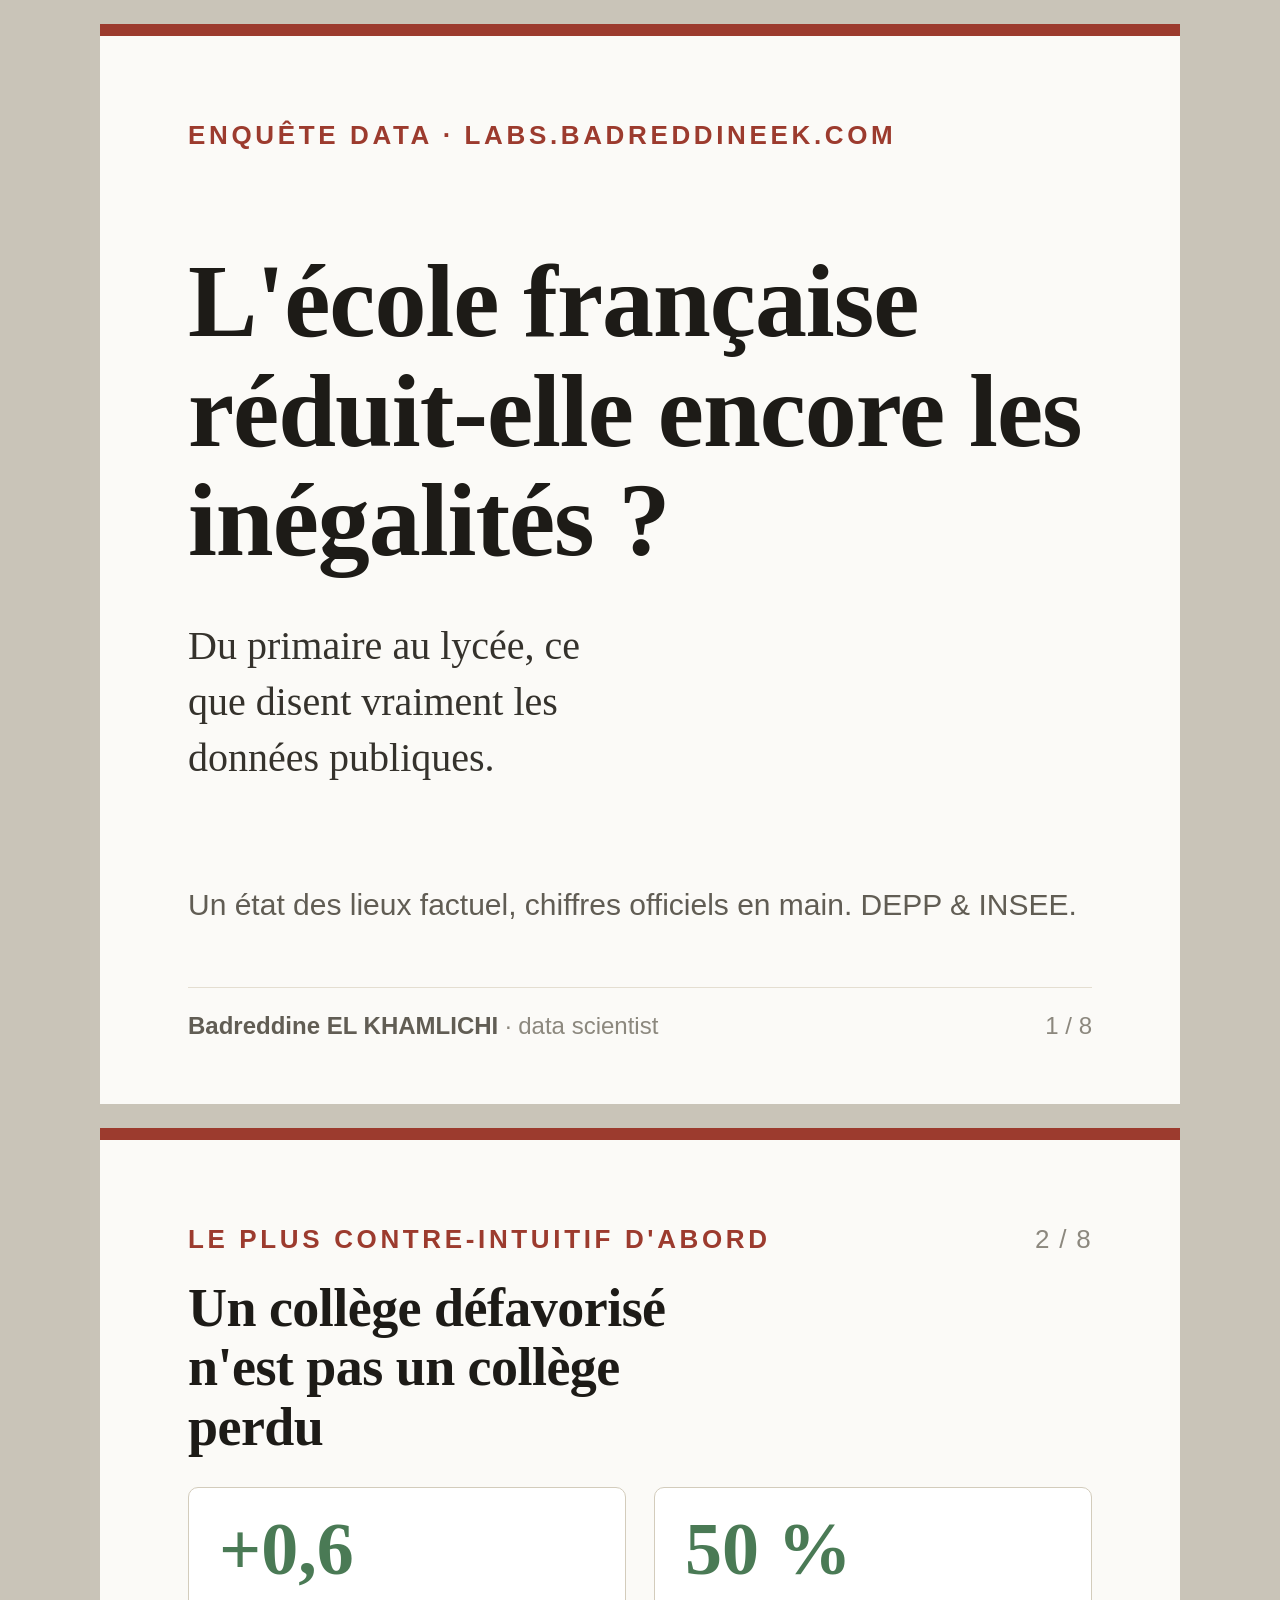
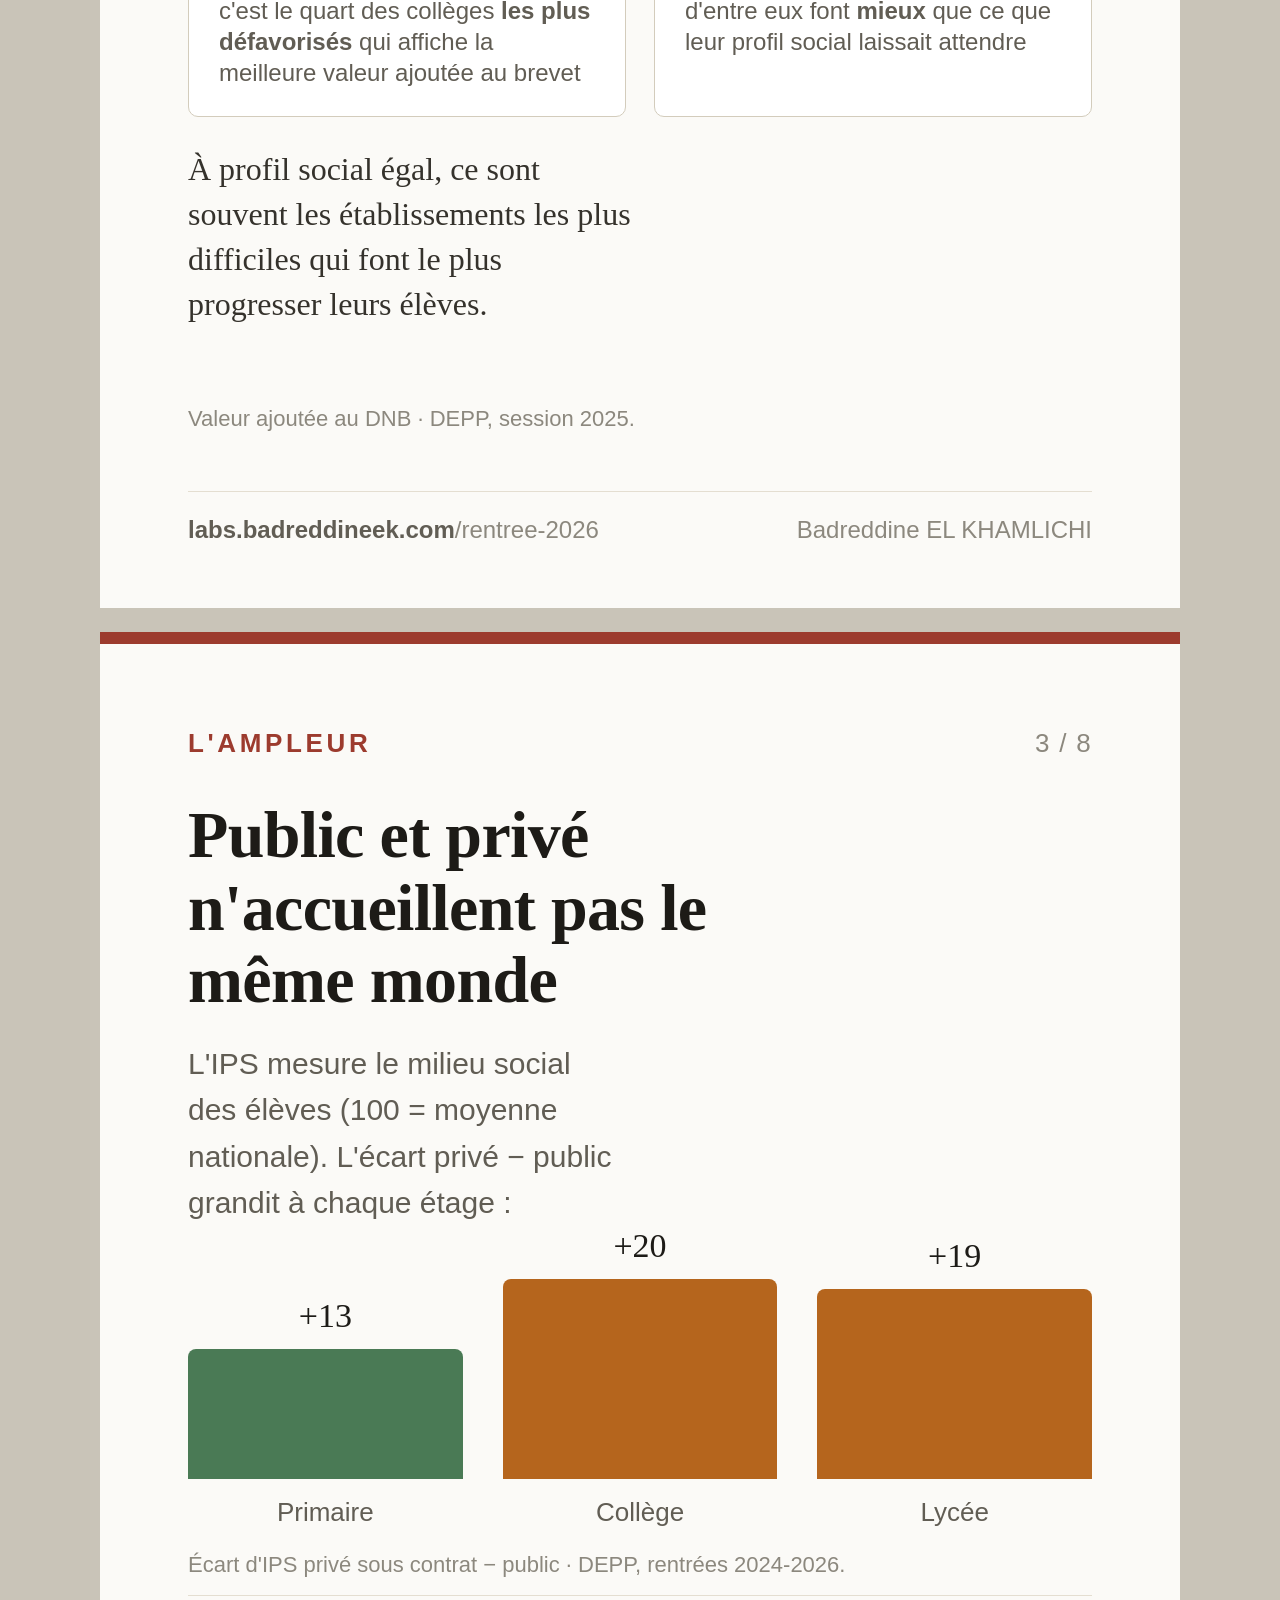
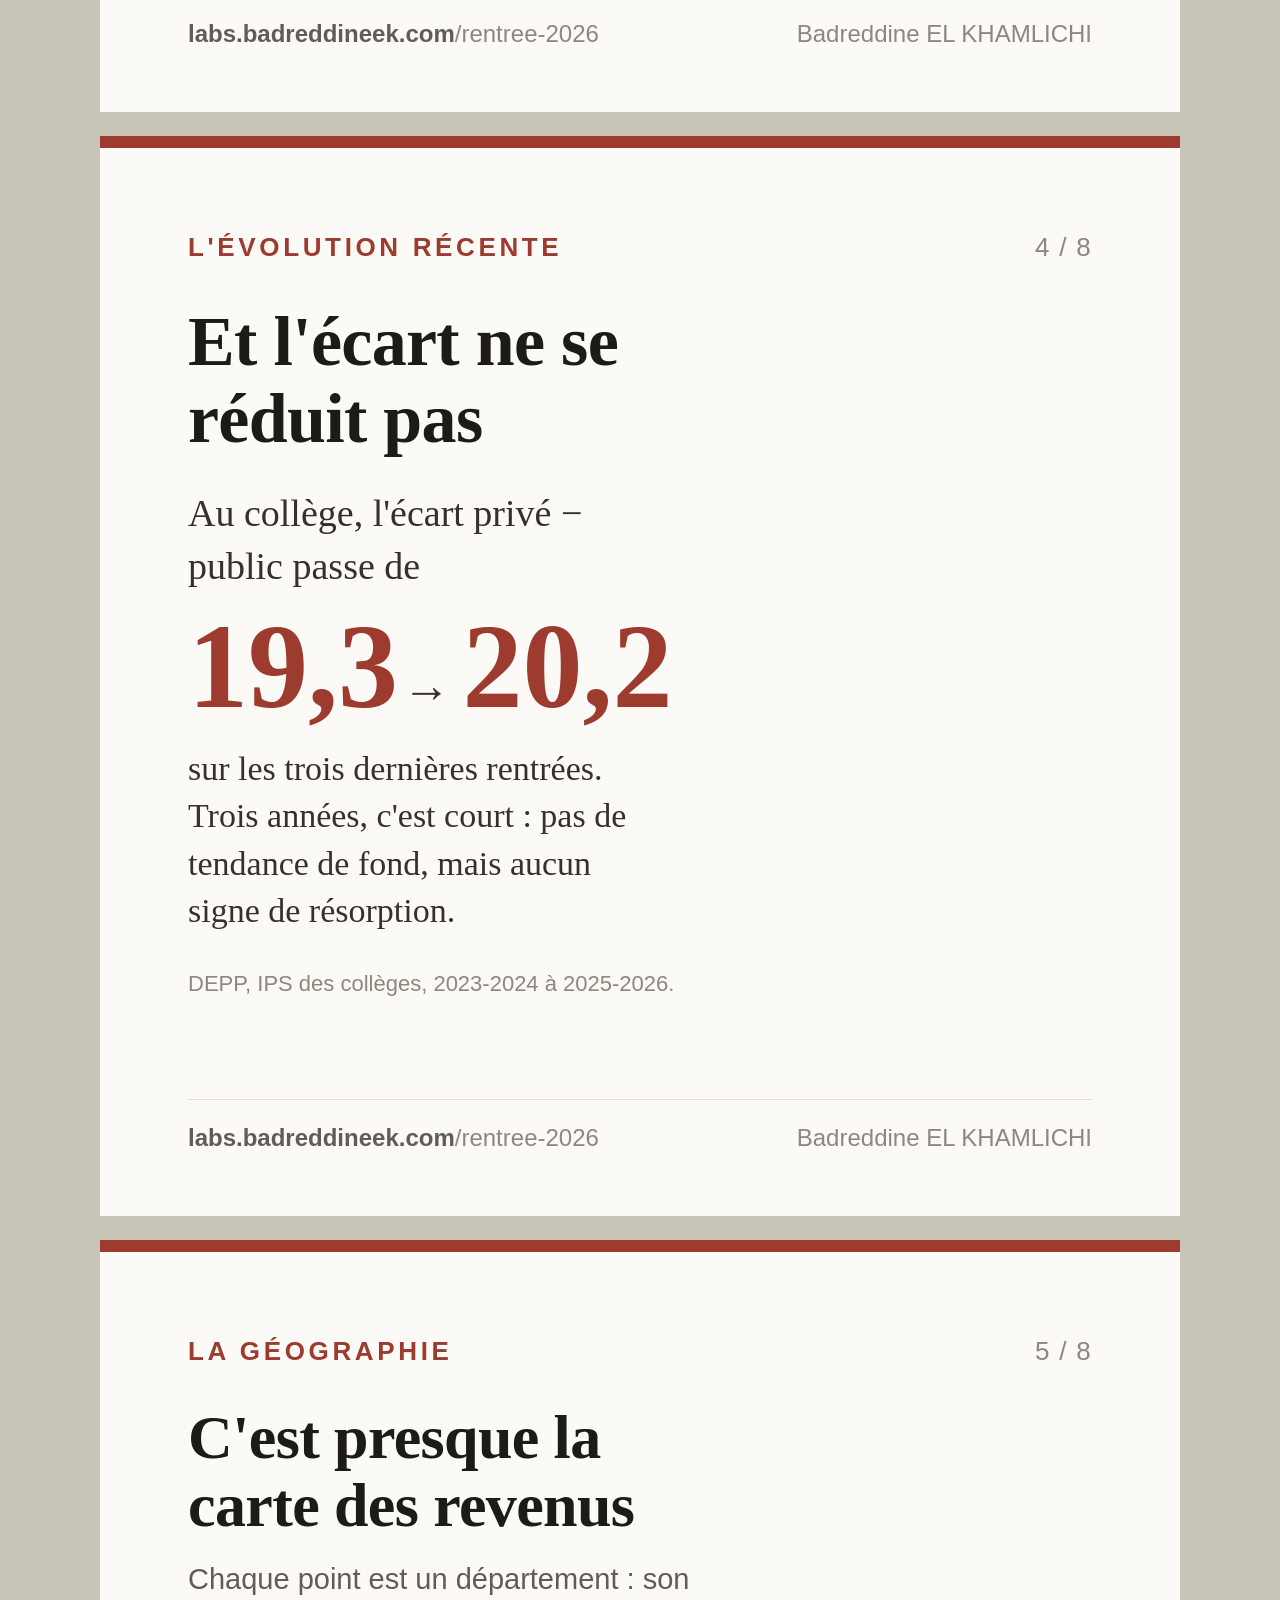
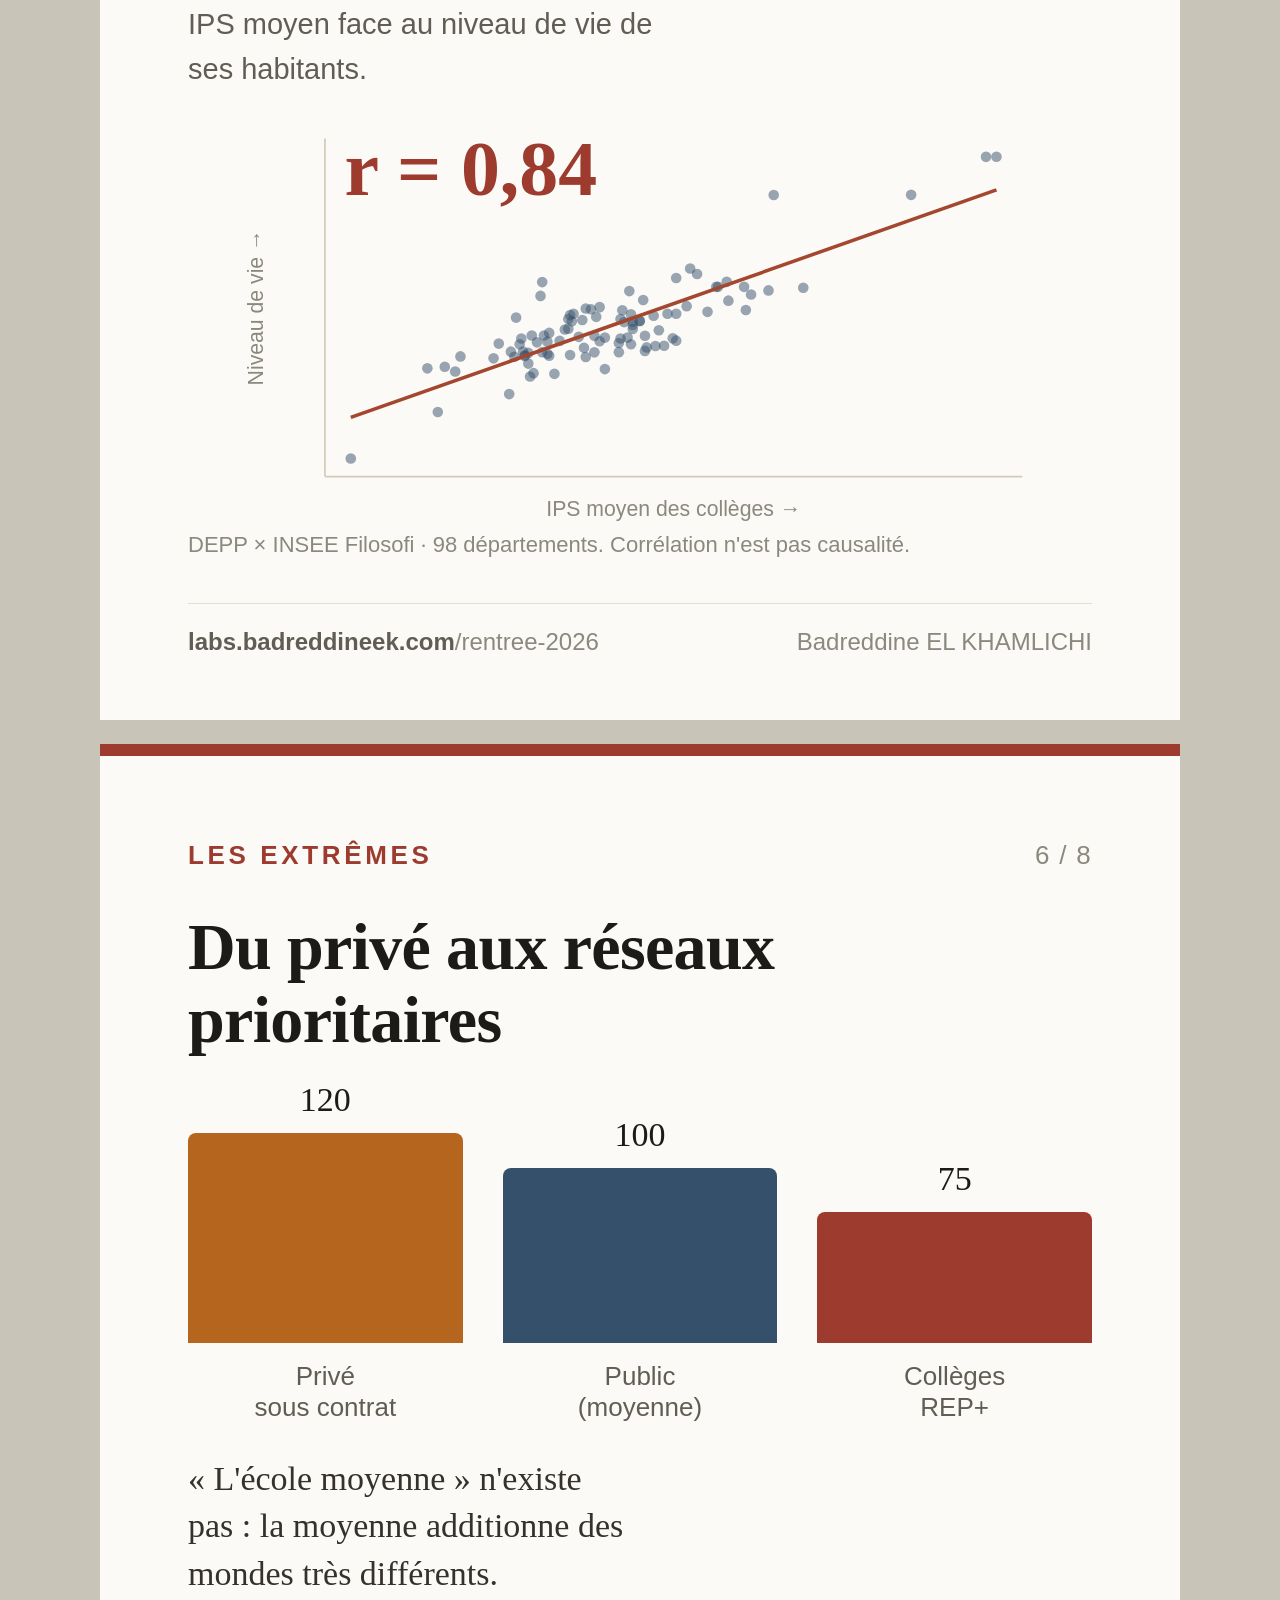
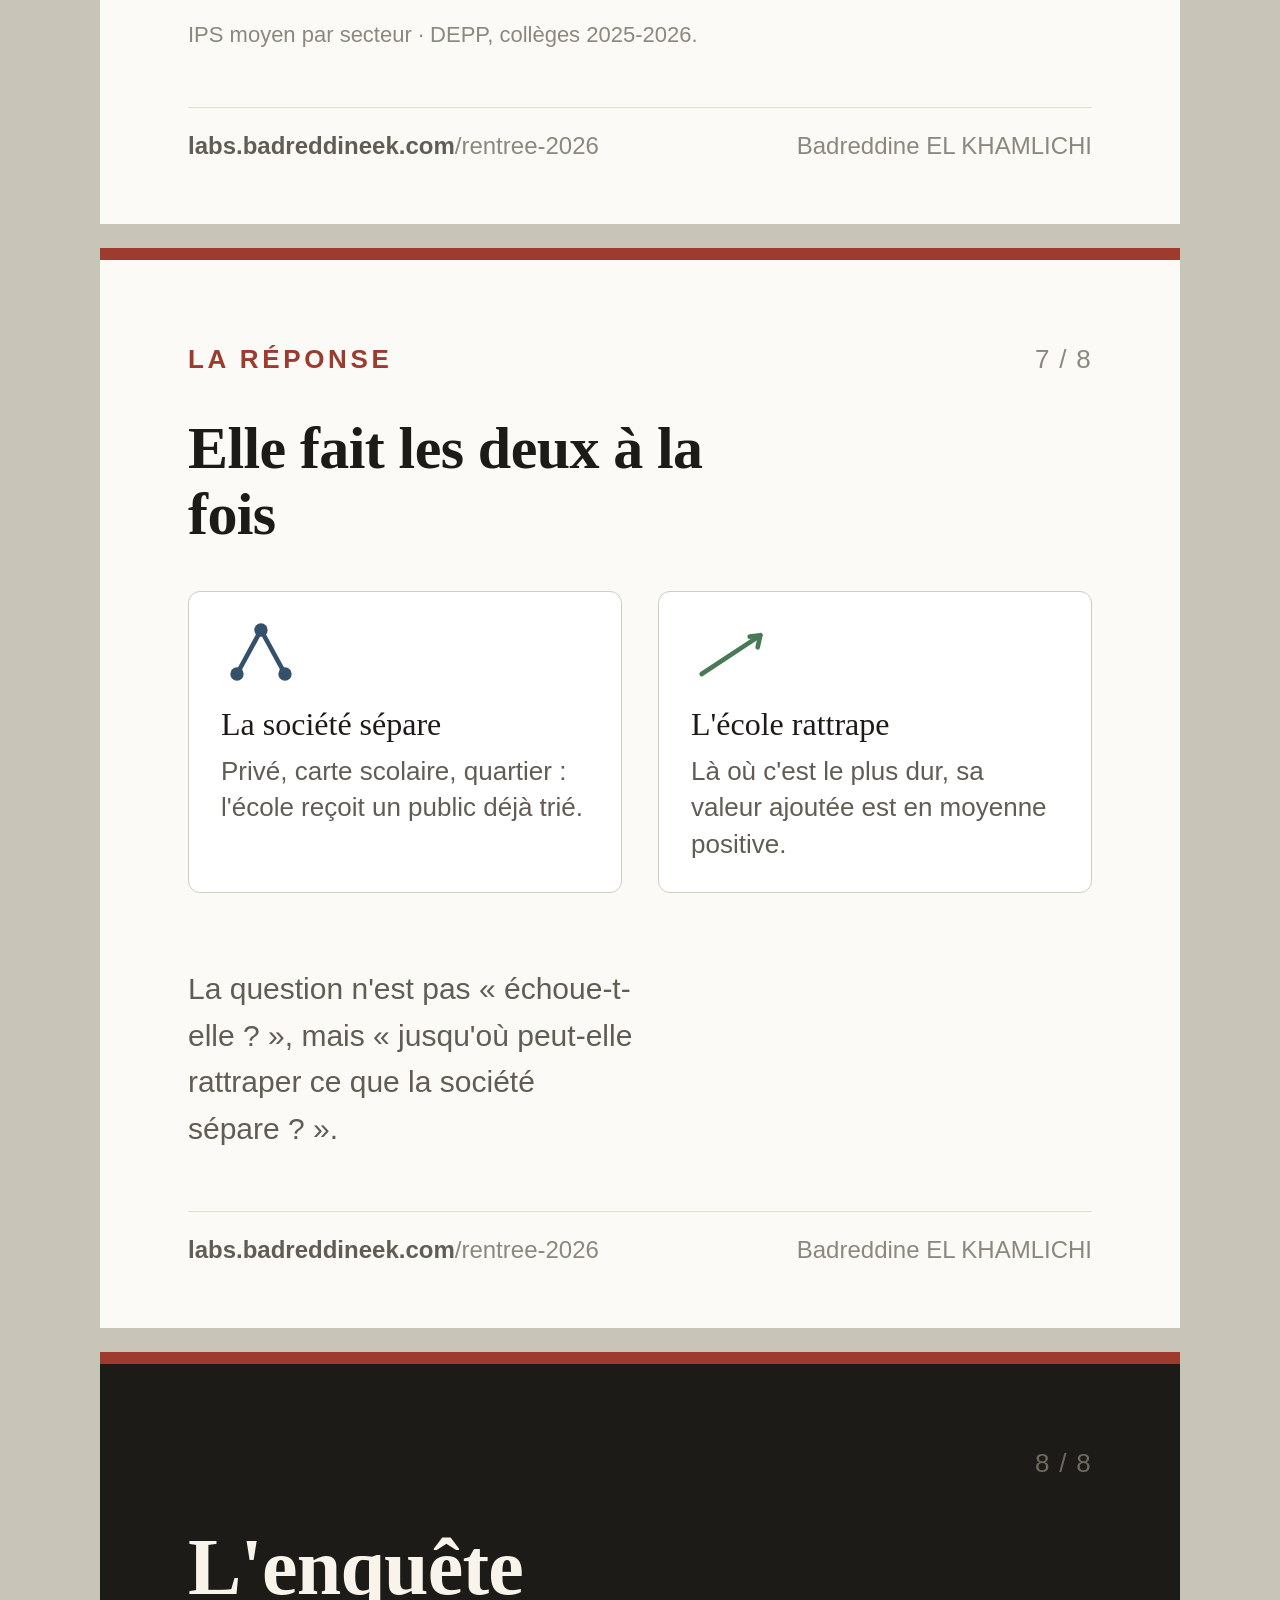
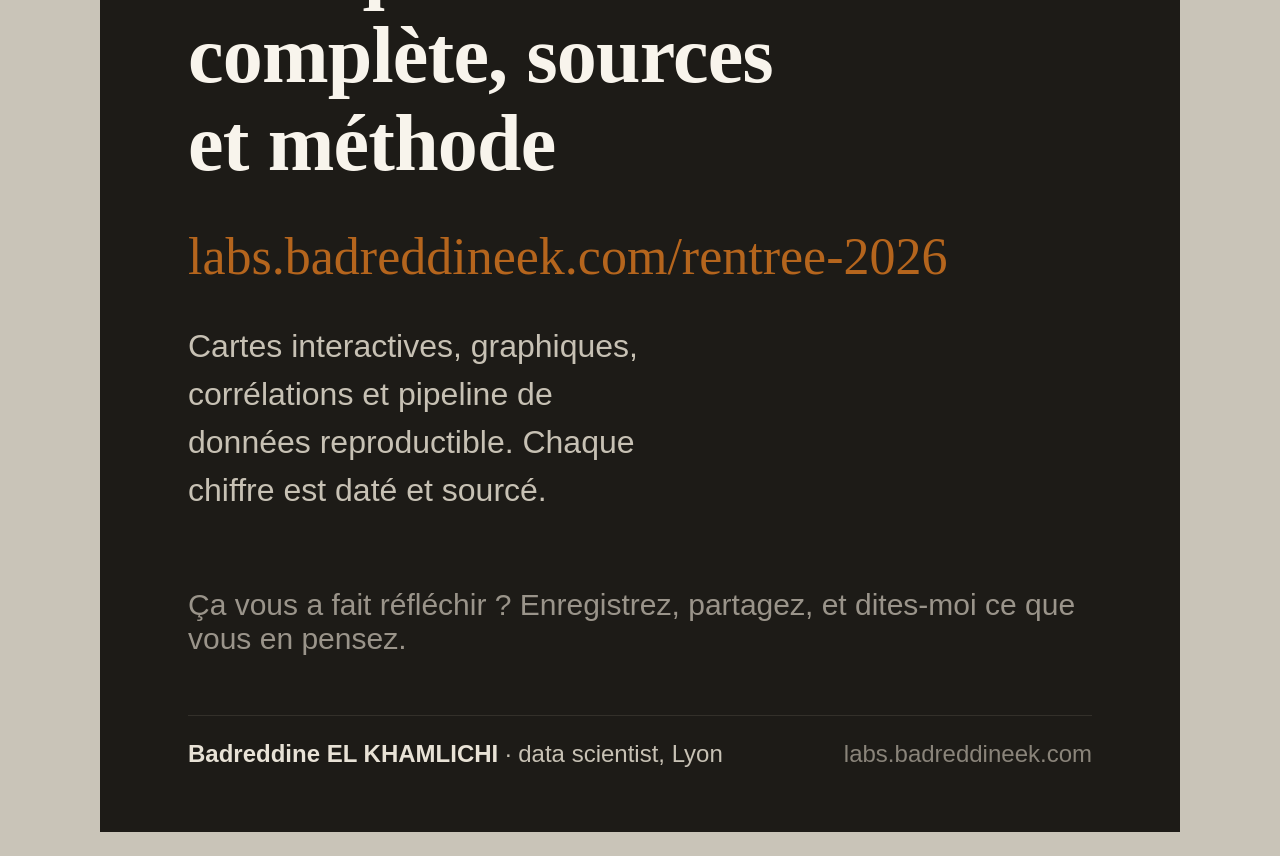
<file: share/carousel.html>
<!DOCTYPE html>
<html lang="fr">
<head>
<meta charset="UTF-8">
<title>Carrousel LinkedIn - L'école réduit-elle encore les inégalités ?</title>
<!--
  Carrousel 8 slides (1080x1080) pour LinkedIn. 100 % autonome, aucune dépendance.

  EXPORT PDF (recommandé) :
    Ouvre ce fichier dans Chrome, puis Ctrl+P.
    - Destination : « Enregistrer au format PDF »
    - Mise en page : Portrait
    - Marges : Aucune
    - Coche « Graphiques d'arriere-plan » (par securite ; les couleurs sont deja forcees)
    Chaque slide = 1 page carree. Tu obtiens un PDF 8 pages a publier tel quel.

  EXPORT PNG (si tu preferes des images) :
    Zoome pour qu'une slide remplisse l'ecran, puis capture (Win+Maj+S) chaque slide.
-->
<style>
  :root{
    --bg:#fbfaf7; --ink:#1d1b17; --muted:#615d54; --faint:#8c887e;
    --accent:#9c3b2e; --ocre:#b5651d; --vert:#4a7a55; --ardoise:#35506b;
    --rule:#e4ded1; --rule-strong:#d3ccbc;
    --serif:"Iowan Old Style","Palatino Linotype",Palatino,"Book Antiqua",Georgia,serif;
    --sans:-apple-system,BlinkMacSystemFont,"Segoe UI",Roboto,Helvetica,Arial,sans-serif;
  }
  *{box-sizing:border-box;margin:0;padding:0;}
  body{background:#c9c4b8;font-family:var(--sans);padding:24px;display:flex;flex-direction:column;align-items:center;gap:24px;}
  .slide{
    width:1080px;height:1080px;background:var(--bg);color:var(--ink);
    position:relative;overflow:hidden;padding:96px 88px 176px;display:flex;flex-direction:column;
    /* Force l'impression des fonds de couleur (evite les slides blanches en PDF). */
    -webkit-print-color-adjust:exact; print-color-adjust:exact;
  }
  .accent-bar{position:absolute;top:0;left:0;width:100%;height:12px;background:var(--accent);}
  .eyebrow{font-size:26px;letter-spacing:.14em;text-transform:uppercase;color:var(--accent);font-weight:600;}
  .counter{position:absolute;top:96px;right:88px;font-size:26px;color:var(--faint);letter-spacing:.05em;}
  .foot{position:absolute;left:88px;right:88px;bottom:64px;display:flex;justify-content:space-between;
        align-items:center;font-size:24px;color:var(--faint);border-top:1px solid var(--rule);padding-top:24px;}
  .foot b{color:var(--muted);font-weight:600;}
  h1{font-family:var(--serif);font-weight:600;line-height:1.05;letter-spacing:-.01em;}
  h2{font-family:var(--serif);font-weight:600;line-height:1.1;letter-spacing:-.01em;}
  .lead{font-family:var(--serif);color:#35322c;line-height:1.4;}
  .body{color:var(--muted);line-height:1.55;}
  .spacer{flex:1;}
  .big{font-family:var(--serif);font-weight:600;color:var(--accent);line-height:.9;}
  .src{font-size:22px;color:var(--faint);margin-top:auto;}

  .bars{display:flex;gap:40px;align-items:flex-end;margin:48px 0 24px;}
  .bar{flex:1;display:flex;flex-direction:column;align-items:center;}
  .bar .col{width:100%;border-radius:8px 8px 0 0;}
  .bar .lbl{font-size:26px;color:var(--muted);margin-top:18px;text-align:center;}
  .bar .val{font-family:var(--serif);font-size:34px;color:var(--ink);margin-bottom:14px;}

  .duo{display:flex;gap:28px;margin:44px 0;}
  .chip{flex:1;border:1px solid var(--rule-strong);border-radius:10px;padding:28px 30px;background:#fff;}
  .chip .n{font-family:var(--serif);font-size:74px;font-weight:600;line-height:.9;}
  .chip .c{font-size:24px;color:var(--muted);margin-top:12px;line-height:1.3;}

  @media print{
    html,body{margin:0;padding:0;background:#fff;gap:0;}
    .slide{box-shadow:none;page-break-after:always;break-after:page;page-break-inside:avoid;}
    .slide:last-child{page-break-after:auto;break-after:auto;}
    @page{size:1080px 1080px;margin:0;}
  }
</style>
</head>
<body>

<!-- 1 - COUVERTURE -->
<section class="slide">
  <div class="accent-bar"></div>
  <p class="eyebrow">Enquête data · labs.badreddineek.com</p>
  <div class="spacer" style="max-height:120px"></div>
  <h1 style="font-size:104px;">L'école française réduit-elle encore les inégalités&nbsp;?</h1>
  <p class="lead" style="font-size:40px;margin-top:44px;max-width:20ch;">
    Du primaire au lycée, ce que disent vraiment les données publiques.
  </p>
  <div class="spacer"></div>
  <p class="body" style="font-size:30px;">Un état des lieux factuel, chiffres officiels en main. DEPP &amp; INSEE.</p>
  <div class="foot"><span><b>Badreddine EL KHAMLICHI</b> · data scientist</span><span>1 / 8</span></div>
</section>

<!-- 2 - LA NUANCE QUI CHANGE TOUT (Q1 / valeur ajoutée), mise en avant tôt -->
<section class="slide">
  <div class="accent-bar"></div>
  <p class="eyebrow">Le plus contre-intuitif d'abord</p>
  <span class="counter">2 / 8</span>
  <h2 style="font-size:54px;margin-top:24px;max-width:18ch;">Un collège défavorisé n'est pas un collège perdu</h2>
  <div class="duo" style="margin:30px 0;">
    <div class="chip"><div class="n" style="color:var(--vert);">+0,6</div><div class="c">c'est le quart des collèges <b>les plus défavorisés</b> qui affiche la meilleure valeur ajoutée au brevet</div></div>
    <div class="chip"><div class="n" style="color:var(--vert);">50&nbsp;%</div><div class="c">d'entre eux font <b>mieux</b> que ce que leur profil social laissait attendre</div></div>
  </div>
  <p class="lead" style="font-size:32px;max-width:28ch;">
    À profil social égal, ce sont souvent les établissements les plus difficiles qui font le plus progresser leurs élèves.
  </p>
  <p class="src">Valeur ajoutée au DNB · DEPP, session 2025.</p>
  <div class="foot"><span><b>labs.badreddineek.com</b>/rentree-2026</span><span>Badreddine EL KHAMLICHI</span></div>
</section>

<!-- 3 - L'AMPLEUR -->
<section class="slide">
  <div class="accent-bar"></div>
  <p class="eyebrow">L'ampleur</p>
  <span class="counter">3 / 8</span>
  <h2 style="font-size:66px;margin-top:40px;max-width:18ch;">Public et privé n'accueillent pas le même monde</h2>
  <p class="body" style="font-size:30px;margin-top:24px;max-width:26ch;">
    L'IPS mesure le milieu social des élèves (100 = moyenne nationale). L'écart privé − public
    grandit à chaque étage&nbsp;:
  </p>
  <div class="bars" style="margin-top:auto;margin-bottom:16px;">
    <div class="bar"><span class="val">+13</span><div class="col" style="height:130px;background:var(--vert);"></div><span class="lbl">Primaire</span></div>
    <div class="bar"><span class="val">+20</span><div class="col" style="height:200px;background:var(--ocre);"></div><span class="lbl">Collège</span></div>
    <div class="bar"><span class="val">+19</span><div class="col" style="height:190px;background:var(--ocre);"></div><span class="lbl">Lycée</span></div>
  </div>
  <p class="src" style="margin-top:8px;">Écart d'IPS privé sous contrat − public · DEPP, rentrées 2024-2026.</p>
  <div class="foot"><span><b>labs.badreddineek.com</b>/rentree-2026</span><span>Badreddine EL KHAMLICHI</span></div>
</section>

<!-- 4 - L'ÉVOLUTION RÉCENTE (court terme, sans prétention de tendance) -->
<section class="slide">
  <div class="accent-bar"></div>
  <p class="eyebrow">L'évolution récente</p>
  <span class="counter">4 / 8</span>
  <h2 style="font-size:70px;margin-top:40px;max-width:16ch;">Et l'écart ne se réduit pas</h2>
  <div class="spacer" style="max-height:30px"></div>
  <p class="lead" style="font-size:38px;max-width:22ch;">Au collège, l'écart privé − public passe de</p>
  <p style="margin:20px 0;"><span class="big" style="font-size:120px;">19,3</span>
     <span class="lead" style="font-size:48px;"> &rarr; </span>
     <span class="big" style="font-size:120px;">20,2</span></p>
  <p class="lead" style="font-size:34px;max-width:27ch;">sur les trois dernières rentrées. Trois années, c'est court&nbsp;: pas de tendance de fond, mais aucun signe de résorption.</p>
  <p class="src" style="margin-top:36px;">DEPP, IPS des collèges, 2023-2024 à 2025-2026.</p>
  <div class="foot"><span><b>labs.badreddineek.com</b>/rentree-2026</span><span>Badreddine EL KHAMLICHI</span></div>
</section>

<!-- 5 - LA GÉOGRAPHIE + CORRÉLATION (sans nommer de territoire négativement) -->
<section class="slide">
  <div class="accent-bar"></div>
  <p class="eyebrow">La géographie</p>
  <span class="counter">5 / 8</span>
  <h2 style="font-size:62px;margin-top:36px;max-width:18ch;">C'est presque la carte des revenus</h2>
  <p class="body" style="font-size:29px;margin-top:18px;max-width:32ch;">
    Chaque point est un département&nbsp;: son IPS moyen face au niveau de vie de ses habitants.
  </p>
  <div style="max-width:800px;width:100%;margin:20px auto auto;"><svg viewBox="0 0 904 470" width="100%" role="img" aria-label="Nuage de points IPS des collèges contre niveau de vie"><line x1="96" y1="412" x2="884" y2="412" stroke="#d3ccbc" stroke-width="2"/><line x1="96" y1="30" x2="96" y2="412" stroke="#d3ccbc" stroke-width="2"/><circle cx="516.5" cy="183.0" r="6" fill="rgba(53,80,107,0.5)"/><circle cx="231.4" cy="287.8" r="6" fill="rgba(53,80,107,0.5)"/><circle cx="325.8" cy="272.2" r="6" fill="rgba(53,80,107,0.5)"/><circle cx="469.4" cy="264.4" r="6" fill="rgba(53,80,107,0.5)"/><circle cx="492.9" cy="258.4" r="6" fill="rgba(53,80,107,0.5)"/><circle cx="504.7" cy="219.4" r="6" fill="rgba(53,80,107,0.5)"/><circle cx="406.4" cy="259.0" r="6" fill="rgba(53,80,107,0.5)"/><circle cx="211.7" cy="289.7" r="6" fill="rgba(53,80,107,0.5)"/><circle cx="412.3" cy="290.5" r="6" fill="rgba(53,80,107,0.5)"/><circle cx="341.5" cy="271.4" r="6" fill="rgba(53,80,107,0.5)"/><circle cx="327.8" cy="298.9" r="6" fill="rgba(53,80,107,0.5)"/><circle cx="441.8" cy="262.5" r="6" fill="rgba(53,80,107,0.5)"/><circle cx="430.0" cy="233.9" r="6" fill="rgba(53,80,107,0.5)"/><circle cx="451.7" cy="236.1" r="6" fill="rgba(53,80,107,0.5)"/><circle cx="388.7" cy="266.5" r="6" fill="rgba(53,80,107,0.5)"/><circle cx="361.2" cy="258.7" r="6" fill="rgba(53,80,107,0.5)"/><circle cx="443.8" cy="236.9" r="6" fill="rgba(53,80,107,0.5)"/><circle cx="317.9" cy="256.0" r="6" fill="rgba(53,80,107,0.5)"/><circle cx="437.9" cy="254.9" r="6" fill="rgba(53,80,107,0.5)"/><circle cx="455.6" cy="212.4" r="6" fill="rgba(53,80,107,0.5)"/><circle cx="443.8" cy="240.7" r="6" fill="rgba(53,80,107,0.5)"/><circle cx="355.3" cy="295.9" r="6" fill="rgba(53,80,107,0.5)"/><circle cx="373.0" cy="274.6" r="6" fill="rgba(53,80,107,0.5)"/><circle cx="339.6" cy="207.8" r="6" fill="rgba(53,80,107,0.5)"/><circle cx="473.3" cy="246.6" r="6" fill="rgba(53,80,107,0.5)"/><circle cx="386.8" cy="235.0" r="6" fill="rgba(53,80,107,0.5)"/><circle cx="390.7" cy="222.1" r="6" fill="rgba(53,80,107,0.5)"/><circle cx="528.3" cy="225.8" r="6" fill="rgba(53,80,107,0.5)"/><circle cx="406.4" cy="220.5" r="6" fill="rgba(53,80,107,0.5)"/><circle cx="347.4" cy="273.3" r="6" fill="rgba(53,80,107,0.5)"/><circle cx="390.7" cy="276.8" r="6" fill="rgba(53,80,107,0.5)"/><circle cx="636.5" cy="198.6" r="6" fill="rgba(53,80,107,0.5)"/><circle cx="489.0" cy="255.8" r="6" fill="rgba(53,80,107,0.5)"/><circle cx="577.5" cy="206.2" r="6" fill="rgba(53,80,107,0.5)"/><circle cx="479.2" cy="264.1" r="6" fill="rgba(53,80,107,0.5)"/><circle cx="551.9" cy="213.2" r="6" fill="rgba(53,80,107,0.5)"/><circle cx="286.5" cy="278.4" r="6" fill="rgba(53,80,107,0.5)"/><circle cx="492.9" cy="228.0" r="6" fill="rgba(53,80,107,0.5)"/><circle cx="540.1" cy="197.6" r="6" fill="rgba(53,80,107,0.5)"/><circle cx="376.9" cy="228.0" r="6" fill="rgba(53,80,107,0.5)"/><circle cx="451.7" cy="236.1" r="6" fill="rgba(53,80,107,0.5)"/><circle cx="371.0" cy="245.0" r="6" fill="rgba(53,80,107,0.5)"/><circle cx="347.4" cy="259.5" r="6" fill="rgba(53,80,107,0.5)"/><circle cx="430.0" cy="256.0" r="6" fill="rgba(53,80,107,0.5)"/><circle cx="597.2" cy="201.6" r="6" fill="rgba(53,80,107,0.5)"/><circle cx="373.0" cy="229.4" r="6" fill="rgba(53,80,107,0.5)"/><circle cx="428.1" cy="261.1" r="6" fill="rgba(53,80,107,0.5)"/><circle cx="325.8" cy="284.3" r="6" fill="rgba(53,80,107,0.5)"/><circle cx="457.6" cy="270.0" r="6" fill="rgba(53,80,107,0.5)"/><circle cx="443.8" cy="245.2" r="6" fill="rgba(53,80,107,0.5)"/><circle cx="367.1" cy="245.8" r="6" fill="rgba(53,80,107,0.5)"/><circle cx="375.0" cy="236.4" r="6" fill="rgba(53,80,107,0.5)"/><circle cx="249.1" cy="276.2" r="6" fill="rgba(53,80,107,0.5)"/><circle cx="329.7" cy="252.5" r="6" fill="rgba(53,80,107,0.5)"/><circle cx="402.5" cy="231.5" r="6" fill="rgba(53,80,107,0.5)"/><circle cx="292.4" cy="261.7" r="6" fill="rgba(53,80,107,0.5)"/><circle cx="483.1" cy="228.0" r="6" fill="rgba(53,80,107,0.5)"/><circle cx="312.0" cy="232.3" r="6" fill="rgba(53,80,107,0.5)"/><circle cx="349.4" cy="275.4" r="6" fill="rgba(53,80,107,0.5)"/><circle cx="310.1" cy="276.5" r="6" fill="rgba(53,80,107,0.5)"/><circle cx="396.6" cy="222.9" r="6" fill="rgba(53,80,107,0.5)"/><circle cx="321.9" cy="274.9" r="6" fill="rgba(53,80,107,0.5)"/><circle cx="243.2" cy="293.2" r="6" fill="rgba(53,80,107,0.5)"/><circle cx="467.4" cy="230.2" r="6" fill="rgba(53,80,107,0.5)"/><circle cx="571.6" cy="223.7" r="6" fill="rgba(53,80,107,0.5)"/><circle cx="428.1" cy="271.4" r="6" fill="rgba(53,80,107,0.5)"/><circle cx="331.7" cy="295.1" r="6" fill="rgba(53,80,107,0.5)"/><circle cx="439.9" cy="202.4" r="6" fill="rgba(53,80,107,0.5)"/><circle cx="341.5" cy="192.2" r="6" fill="rgba(53,80,107,0.5)"/><circle cx="550.0" cy="191.9" r="6" fill="rgba(53,80,107,0.5)"/><circle cx="316.0" cy="262.5" r="6" fill="rgba(53,80,107,0.5)"/><circle cx="382.8" cy="254.1" r="6" fill="rgba(53,80,107,0.5)"/><circle cx="343.5" cy="252.5" r="6" fill="rgba(53,80,107,0.5)"/><circle cx="569.6" cy="197.6" r="6" fill="rgba(53,80,107,0.5)"/><circle cx="603.1" cy="93.8" r="6" fill="rgba(53,80,107,0.5)"/><circle cx="854.8" cy="50.5" r="6" fill="rgba(53,80,107,0.5)"/><circle cx="349.4" cy="249.6" r="6" fill="rgba(53,80,107,0.5)"/><circle cx="492.9" cy="187.6" r="6" fill="rgba(53,80,107,0.5)"/><circle cx="758.4" cy="93.6" r="6" fill="rgba(53,80,107,0.5)"/><circle cx="400.5" cy="252.8" r="6" fill="rgba(53,80,107,0.5)"/><circle cx="319.9" cy="270.6" r="6" fill="rgba(53,80,107,0.5)"/><circle cx="459.5" cy="266.0" r="6" fill="rgba(53,80,107,0.5)"/><circle cx="400.5" cy="271.6" r="6" fill="rgba(53,80,107,0.5)"/><circle cx="441.8" cy="228.5" r="6" fill="rgba(53,80,107,0.5)"/><circle cx="321.9" cy="275.7" r="6" fill="rgba(53,80,107,0.5)"/><circle cx="434.0" cy="237.4" r="6" fill="rgba(53,80,107,0.5)"/><circle cx="457.6" cy="252.8" r="6" fill="rgba(53,80,107,0.5)"/><circle cx="412.3" cy="254.9" r="6" fill="rgba(53,80,107,0.5)"/><circle cx="306.1" cy="270.8" r="6" fill="rgba(53,80,107,0.5)"/><circle cx="335.6" cy="260.3" r="6" fill="rgba(53,80,107,0.5)"/><circle cx="371.0" cy="233.9" r="6" fill="rgba(53,80,107,0.5)"/><circle cx="508.7" cy="176.8" r="6" fill="rgba(53,80,107,0.5)"/><circle cx="843.0" cy="50.7" r="6" fill="rgba(53,80,107,0.5)"/><circle cx="223.5" cy="339.0" r="6" fill="rgba(53,80,107,0.5)"/><circle cx="538.2" cy="197.6" r="6" fill="rgba(53,80,107,0.5)"/><circle cx="432.0" cy="224.0" r="6" fill="rgba(53,80,107,0.5)"/><circle cx="304.2" cy="318.8" r="6" fill="rgba(53,80,107,0.5)"/><circle cx="125.2" cy="391.5" r="6" fill="rgba(53,80,107,0.5)"/><line x1="125.2" y1="345.1" x2="854.8" y2="88.0" stroke="#a3472f" stroke-width="4"/><text x="118" y="94" font-size="88" fill="#9c3b2e" font-weight="700" font-family="Georgia,serif">r = 0,84</text><text x="490" y="456" text-anchor="middle" font-size="24" fill="#8c887e" font-family="sans-serif">IPS moyen des collèges &#8594;</text><text x="26" y="221" text-anchor="middle" font-size="24" fill="#8c887e" font-family="sans-serif" transform="rotate(-90 26 221)">Niveau de vie &#8594;</text></svg></div>
  <p class="src">DEPP × INSEE Filosofi · 98 départements. Corrélation n'est pas causalité.</p>
  <div class="foot"><span><b>labs.badreddineek.com</b>/rentree-2026</span><span>Badreddine EL KHAMLICHI</span></div>
</section>

<!-- 6 - LES EXTRÊMES -->
<section class="slide">
  <div class="accent-bar"></div>
  <p class="eyebrow">Les extrêmes</p>
  <span class="counter">6 / 8</span>
  <h2 style="font-size:66px;margin-top:40px;max-width:18ch;">Du privé aux réseaux prioritaires</h2>
  <div class="bars" style="margin-top:auto;">
    <div class="bar"><span class="val">120</span><div class="col" style="height:210px;background:var(--ocre);"></div><span class="lbl">Privé<br>sous contrat</span></div>
    <div class="bar"><span class="val">100</span><div class="col" style="height:175px;background:var(--ardoise);"></div><span class="lbl">Public<br>(moyenne)</span></div>
    <div class="bar"><span class="val">75</span><div class="col" style="height:131px;background:var(--accent);"></div><span class="lbl">Collèges<br>REP+</span></div>
  </div>
  <p class="lead" style="font-size:34px;max-width:26ch;margin-top:8px;">« L'école moyenne » n'existe pas&nbsp;: la moyenne additionne des mondes très différents.</p>
  <p class="src">IPS moyen par secteur · DEPP, collèges 2025-2026.</p>
  <div class="foot"><span><b>labs.badreddineek.com</b>/rentree-2026</span><span>Badreddine EL KHAMLICHI</span></div>
</section>

<!-- 7 - LA RÉPONSE -->
<section class="slide">
  <div class="accent-bar"></div>
  <p class="eyebrow">La réponse</p>
  <span class="counter">7 / 8</span>
  <div class="spacer" style="max-height:40px"></div>
  <h2 style="font-size:60px;max-width:18ch;">Elle fait les deux à la fois</h2>

  <div style="display:flex;gap:36px;margin:44px 0;">
    <div style="flex:1;border:1px solid var(--rule-strong);border-radius:12px;padding:30px 32px;background:#fff;">
      <svg viewBox="0 0 120 90" width="80" height="60" role="img" aria-label="La société sépare">
        <line x1="60" y1="12" x2="24" y2="78" stroke="var(--ardoise)" stroke-width="7" stroke-linecap="round"/>
        <line x1="60" y1="12" x2="96" y2="78" stroke="var(--ardoise)" stroke-width="7" stroke-linecap="round"/>
        <circle cx="60" cy="12" r="10" fill="var(--ardoise)"/>
        <circle cx="24" cy="78" r="10" fill="var(--ardoise)"/>
        <circle cx="96" cy="78" r="10" fill="var(--ardoise)"/>
      </svg>
      <p style="font-family:var(--serif);font-size:32px;margin-top:20px;color:var(--ink);">La société sépare</p>
      <p style="font-size:26px;color:var(--muted);margin-top:10px;line-height:1.4;">Privé, carte scolaire, quartier : l'école reçoit un public déjà trié.</p>
    </div>
    <div style="flex:1;border:1px solid var(--rule-strong);border-radius:12px;padding:30px 32px;background:#fff;">
      <svg viewBox="0 0 120 90" width="80" height="60" role="img" aria-label="L'école rattrape">
        <line x1="16" y1="78" x2="104" y2="20" stroke="var(--vert)" stroke-width="7" stroke-linecap="round"/>
        <path d="M104 20 L88 22 M104 20 L100 38" fill="none" stroke="var(--vert)" stroke-width="7" stroke-linecap="round"/>
      </svg>
      <p style="font-family:var(--serif);font-size:32px;margin-top:20px;color:var(--ink);">L'école rattrape</p>
      <p style="font-size:26px;color:var(--muted);margin-top:10px;line-height:1.4;">Là où c'est le plus dur, sa valeur ajoutée est en moyenne positive.</p>
    </div>
  </div>

  <p class="body" style="font-size:30px;margin-top:auto;max-width:28ch;">
    La question n'est pas « échoue-t-elle&nbsp;? », mais « jusqu'où
    peut-elle rattraper ce que la société sépare&nbsp;? ».
  </p>
  <div class="foot"><span><b>labs.badreddineek.com</b>/rentree-2026</span><span>Badreddine EL KHAMLICHI</span></div>
</section>

<!-- 8 - CTA -->
<section class="slide" style="background:var(--ink);color:#f3efe7;">
  <div class="accent-bar"></div>
  <span class="counter" style="color:#6f6a60;">8 / 8</span>
  <div class="spacer"></div>
  <h2 style="font-size:80px;max-width:16ch;color:#f8f4ec;">L'enquête complète, sources et méthode</h2>
  <p style="font-family:var(--serif);font-size:52px;color:var(--ocre);margin-top:40px;">
    labs.badreddineek.com/rentree-2026
  </p>
  <p style="font-size:32px;color:#c7c1b4;margin-top:36px;max-width:26ch;line-height:1.5;">
    Cartes interactives, graphiques, corrélations et pipeline de données reproductible.
    Chaque chiffre est daté et sourcé.
  </p>
  <div class="spacer"></div>
  <p style="font-size:30px;color:#9a948a;">Ça vous a fait réfléchir&nbsp;? Enregistrez, partagez, et dites-moi ce que vous en pensez.</p>
  <div class="foot" style="border-color:#33302a;"><span style="color:#c7c1b4;"><b style="color:#e8e2d6;">Badreddine EL KHAMLICHI</b> · data scientist, Lyon</span><span style="color:#8a847a;">labs.badreddineek.com</span></div>
</section>

</body>
</html>
</file>
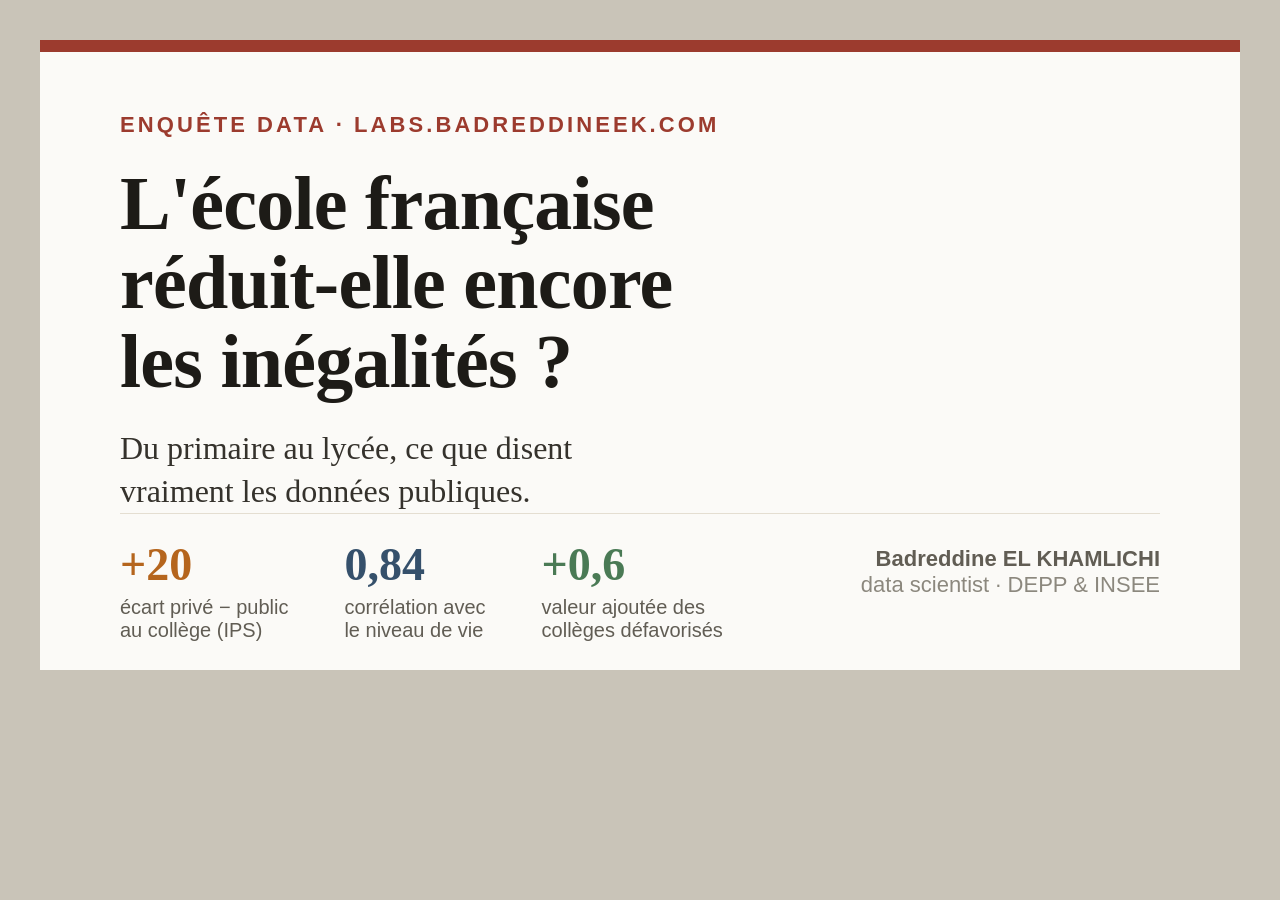
<file: share/og-card.html>
<!DOCTYPE html>
<html lang="fr">
<head>
<meta charset="UTF-8">
<title>Carte OG — L'école réduit-elle encore les inégalités ?</title>
<!--
  Carte de partage sur-mesure (1200×630) aux couleurs de l'article.
  Optionnelle : l'article utilise déjà une image OG dynamique fiable.
  Si tu veux CETTE carte à la place : ouvre dans Chrome, capture la zone .card
  en 1200×630 → enregistre en og.png dans site/, puis remplace la balise
  og:image de l'article par : <meta property="og:image" content="og.png">.
-->
<style>
  :root{
    --bg:#fbfaf7;--ink:#1d1b17;--muted:#615d54;--faint:#8c887e;
    --accent:#9c3b2e;--ocre:#b5651d;--vert:#4a7a55;--ardoise:#35506b;--rule:#e4ded1;
    --serif:"Iowan Old Style","Palatino Linotype",Palatino,"Book Antiqua",Georgia,serif;
    --sans:-apple-system,BlinkMacSystemFont,"Segoe UI",Roboto,Helvetica,Arial,sans-serif;
  }
  *{box-sizing:border-box;margin:0;padding:0;}
  body{background:#c9c4b8;display:flex;justify-content:center;padding:40px;font-family:var(--sans);}
  .card{width:1200px;height:630px;background:var(--bg);color:var(--ink);position:relative;
        overflow:hidden;padding:72px 80px;display:flex;flex-direction:column;}
  .accent-bar{position:absolute;top:0;left:0;width:100%;height:12px;background:var(--accent);}
  .eyebrow{font-size:22px;letter-spacing:.14em;text-transform:uppercase;color:var(--accent);font-weight:600;}
  h1{font-family:var(--serif);font-weight:600;font-size:76px;line-height:1.04;letter-spacing:-.01em;margin-top:26px;max-width:17ch;}
  .sub{font-family:var(--serif);font-size:32px;color:#35322c;margin-top:26px;max-width:30ch;line-height:1.35;}
  .strip{display:flex;gap:56px;margin-top:auto;padding-top:28px;border-top:1px solid var(--rule);}
  .stat .n{font-family:var(--serif);font-size:46px;font-weight:600;line-height:1;}
  .stat .l{font-size:20px;color:var(--muted);margin-top:8px;}
  .by{position:absolute;right:80px;bottom:72px;text-align:right;font-size:22px;color:var(--faint);}
  .by b{color:var(--muted);font-weight:600;}
</style>
</head>
<body>
  <div class="card">
    <div class="accent-bar"></div>
    <p class="eyebrow">Enquête data · labs.badreddineek.com</p>
    <h1>L'école française réduit-elle encore les inégalités&nbsp;?</h1>
    <p class="sub">Du primaire au lycée, ce que disent vraiment les données publiques.</p>
    <div class="strip">
      <div class="stat"><div class="n" style="color:var(--ocre);">+20</div><div class="l">écart privé − public<br>au collège (IPS)</div></div>
      <div class="stat"><div class="n" style="color:var(--ardoise);">0,84</div><div class="l">corrélation avec<br>le niveau de vie</div></div>
      <div class="stat"><div class="n" style="color:var(--vert);">+0,6</div><div class="l">valeur ajoutée des<br>collèges défavorisés</div></div>
    </div>
    <p class="by"><b>Badreddine EL KHAMLICHI</b><br>data scientist · DEPP &amp; INSEE</p>
  </div>
</body>
</html>
</file>
